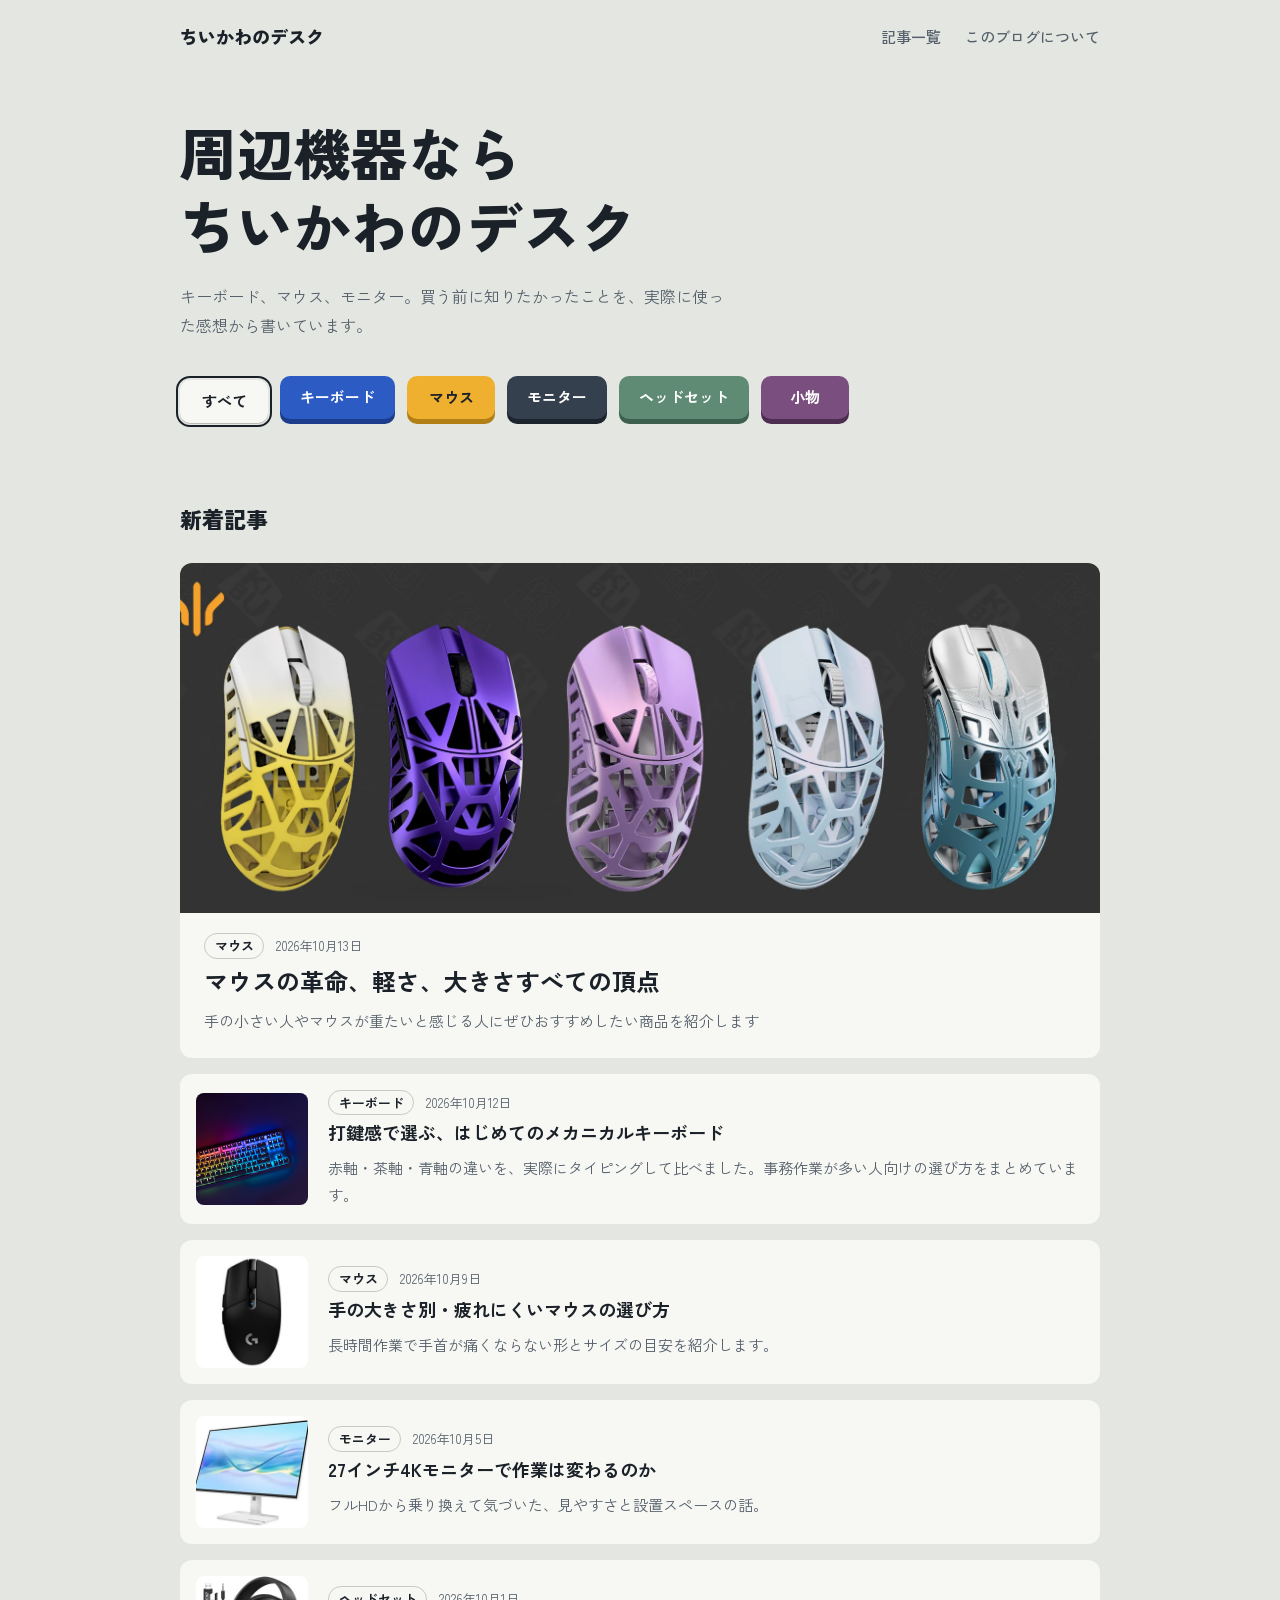
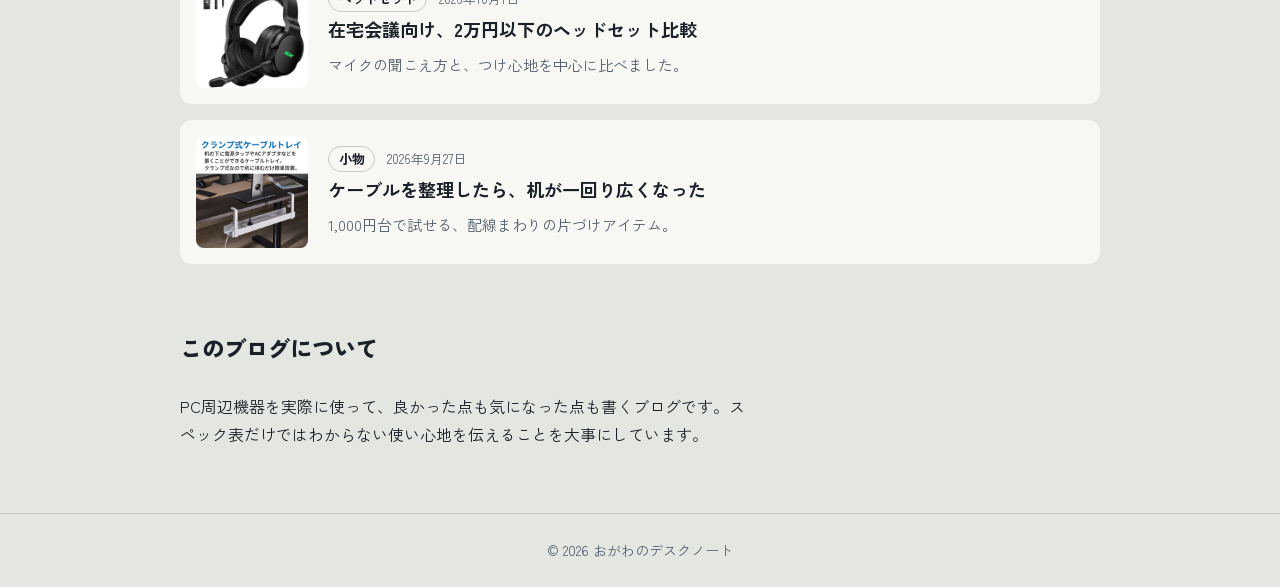
<file: public/index.html>
<!DOCTYPE html>
<html lang="ja">
<head>
  <meta charset="UTF-8">
  <meta name="viewport" content="width=device-width, initial-scale=1">
  <title>ちいかわのデスクノート | PC周辺機器のレビューと選び方</title>
  <meta name="description" content="キーボード、マウス、モニターなどPC周辺機器を実際に使って書くレビューブログ。">
  <link rel="preconnect" href="https://fonts.googleapis.com">
  <link rel="preconnect" href="https://fonts.gstatic.com" crossorigin>
  <link href="https://fonts.googleapis.com/css2?family=Zen+Kaku+Gothic+New:wght@400;500;700;900&display=swap" rel="stylesheet">
  <link rel="stylesheet" href="style.css">
</head>
<body>

  <header class="site-header">
    <a class="site-name" href="index.html">ちいかわのデスク</a>
    <nav class="site-nav" aria-label="メインメニュー">
      <a href="#articles">記事一覧</a>
      <a href="#about">このブログについて</a>
    </nav>
  </header>

  <main>
    <!-- ヒーロー：カテゴリをキーキャップ風のボタンで表現 -->
    <section class="hero">
      <h1>周辺機器なら<br>ちいかわのデスク</h1>
      <p class="hero-lead">キーボード、マウス、モニター。買う前に知りたかったことを、実際に使った感想から書いています。</p>

      <div class="keys" role="group" aria-label="カテゴリで絞り込む">
        <button class="key key-all" type="button" data-filter="all" aria-pressed="true">すべて</button>
        <button class="key key-keyboard" type="button" data-filter="keyboard" aria-pressed="false">キーボード</button>
        <button class="key key-mouse" type="button" data-filter="mouse" aria-pressed="false">マウス</button>
        <button class="key key-monitor" type="button" data-filter="monitor" aria-pressed="false">モニター</button>
        <button class="key key-headset" type="button" data-filter="headset" aria-pressed="false">ヘッドセット</button>
        <button class="key key-gadget" type="button" data-filter="gadget" aria-pressed="false">小物</button>
      </div>
    </section>

    <!-- 記事一覧：新しい記事を足すときは <article> を1つコピーして上に貼る -->
    <section class="articles" id="articles" aria-labelledby="articles-title">
      <h2 id="articles-title">新着記事</h2>

      <div class="post-list">

        <article class="post post-featured" data-category="mouse">
          <a class="post-link" href="posts/minimini.html">
            <div class="thumb thumb-mouse">
                <img src="images/minimini.png" alt="レビューしたマウスの写真">
            </div>
            <div class="post-body">
              <p class="post-meta"><span class="tag">マウス</span><time datetime="2026-10-12">2026年10月13日</time></p>
              <h3>マウスの革命、軽さ、大きさすべての頂点</h3>
              <p class="post-excerpt">手の小さい人やマウスが重たいと感じる人にぜひおすすめしたい商品を紹介します</p>
            </div>
          </a>
        </article>

        <article class="post" data-category="keyboard">
          <a class="post-link" href="posts/keybord-review.html">
            <div class="thumb thumb-keyboard">
                <img src="images/keybord.png" alt="レビューしたメカニカルキーボードの写真">
            </div>
            <div class="post-body">
              <p class="post-meta"><span class="tag">キーボード</span><time datetime="2026-10-12">2026年10月12日</time></p>
              <h3>打鍵感で選ぶ、はじめてのメカニカルキーボード</h3>
              <p class="post-excerpt">赤軸・茶軸・青軸の違いを、実際にタイピングして比べました。事務作業が多い人向けの選び方をまとめています。</p>
            </div>
          </a>
        </article>

        <article class="post" data-category="mouse">
          <a class="post-link" href="#">
            <div class="thumb thumb-mouse">
                <img src="images/mouse.png" alt="レビューしたマウスの写真">
            </div>
            <div class="post-body">
              <p class="post-meta"><span class="tag">マウス</span><time datetime="2026-10-09">2026年10月9日</time></p>
              <h3>手の大きさ別・疲れにくいマウスの選び方</h3>
              <p class="post-excerpt">長時間作業で手首が痛くならない形とサイズの目安を紹介します。</p>
            </div>
          </a>
        </article>

        <article class="post" data-category="monitor">
          <a class="post-link" href="#">
            <div class="thumb thumb-monitor">
                <img src="images/monitor.png" alt="レビューしたモニターの写真">
            </div>
            <div class="post-body">
              <p class="post-meta"><span class="tag">モニター</span><time datetime="2026-10-05">2026年10月5日</time></p>
              <h3>27インチ4Kモニターで作業は変わるのか</h3>
              <p class="post-excerpt">フルHDから乗り換えて気づいた、見やすさと設置スペースの話。</p>
            </div>
          </a>
        </article>

        <article class="post" data-category="headset">
          <a class="post-link" href="#">
            <div class="thumb thumb-headset">
                <img src="images/headset.png" alt="レビューしたヘッドセットの写真">
            </div>
            <div class="post-body">
              <p class="post-meta"><span class="tag">ヘッドセット</span><time datetime="2026-10-01">2026年10月1日</time></p>
              <h3>在宅会議向け、2万円以下のヘッドセット比較</h3>
              <p class="post-excerpt">マイクの聞こえ方と、つけ心地を中心に比べました。</p>
            </div>
          </a>
        </article>

        <article class="post" data-category="gadget">
          <a class="post-link" href="#">
            <div class="thumb thumb-gadget">
                <img src="images/komono.png" alt="レビューした小物の写真">
            </div>
            <div class="post-body">
              <p class="post-meta"><span class="tag">小物</span><time datetime="2026-09-27">2026年9月27日</time></p>
              <h3>ケーブルを整理したら、机が一回り広くなった</h3>
              <p class="post-excerpt">1,000円台で試せる、配線まわりの片づけアイテム。</p>
            </div>
          </a>
        </article>

      </div>

      <p class="empty" id="empty-message" hidden>このカテゴリの記事はまだありません。</p>
    </section>

    <section class="about" id="about" aria-labelledby="about-title">
      <h2 id="about-title">このブログについて</h2>
      <p>PC周辺機器を実際に使って、良かった点も気になった点も書くブログです。スペック表だけではわからない使い心地を伝えることを大事にしています。</p>
    </section>
  </main>

  <footer class="site-footer">
    <p>&copy; 2026 おがわのデスクノート</p>
  </footer>

  <script src="script.js"></script>
</body>
</html>
</file>
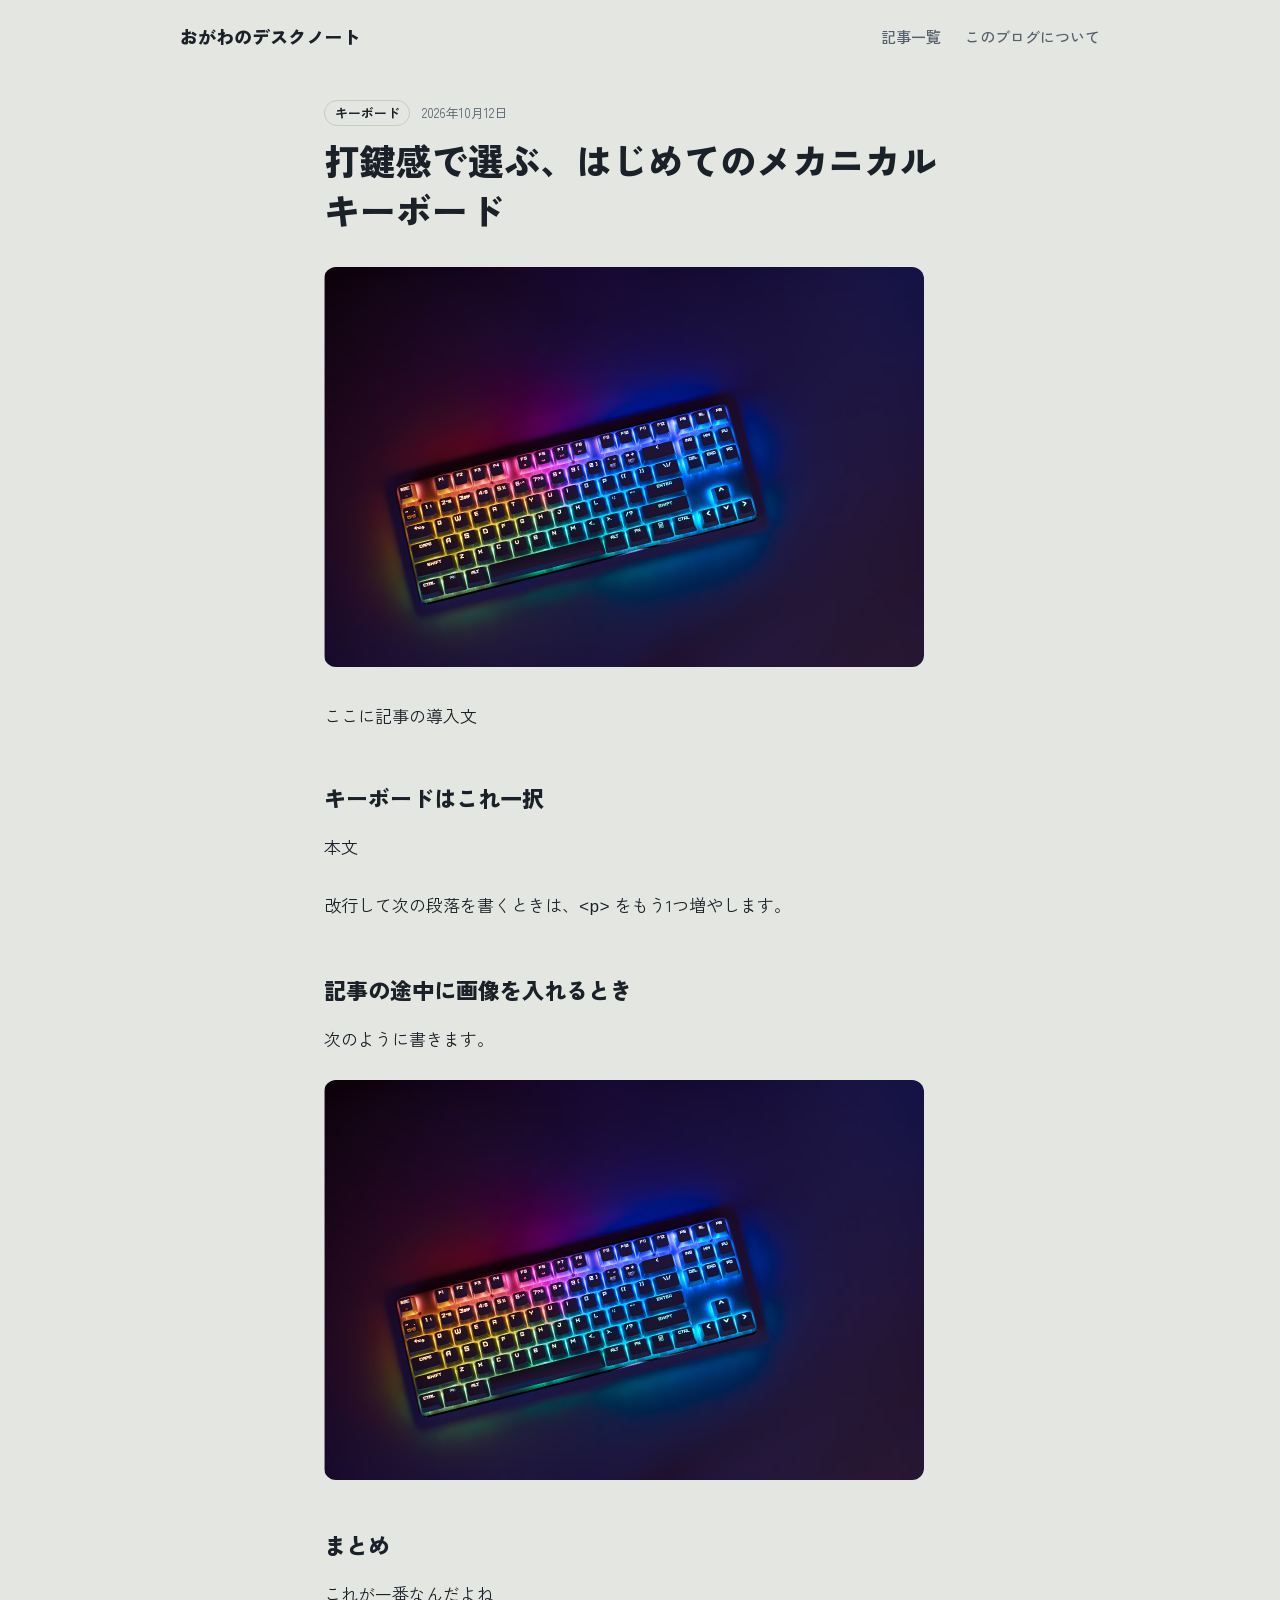
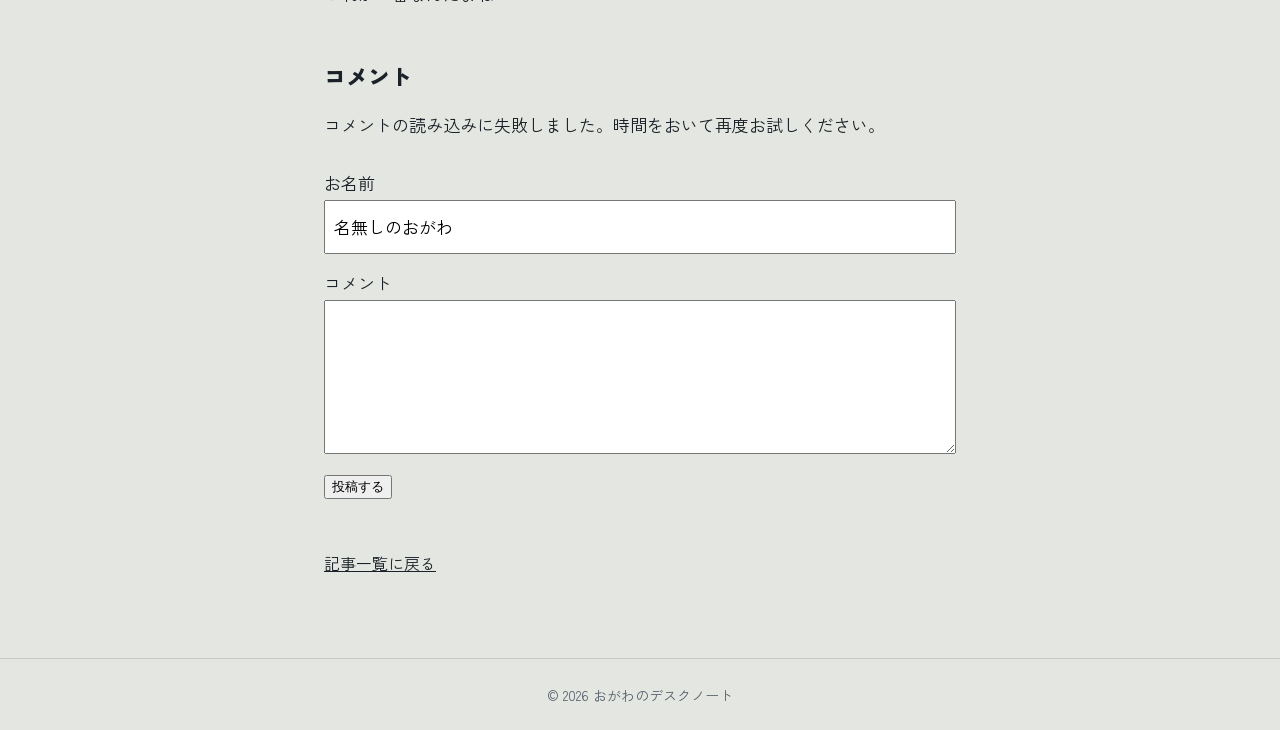
<file: public/posts/keybord-review.html>
<!DOCTYPE html>
<html lang="ja">
<head>
  <meta charset="UTF-8">
  <meta name="viewport" content="width=device-width, initial-scale=1">
  <!-- ① 記事タイトルと、検索結果に出る説明文を書き換える -->
  <title>打鍵感で選ぶ、はじめてのメカニカルキーボード | おがわのデスクノート</title>
  <meta name="description" content="赤軸・茶軸・青軸の違いを、実際にタイピングして比べました。">
  <link rel="preconnect" href="https://fonts.googleapis.com">
  <link rel="preconnect" href="https://fonts.gstatic.com" crossorigin>
  <link href="https://fonts.googleapis.com/css2?family=Zen+Kaku+Gothic+New:wght@400;500;700;900&display=swap" rel="stylesheet">
  <!-- posts フォルダの中なので、style.css は ../ を付けて指定する -->
  <link rel="stylesheet" href="../style.css">
</head>
<body>

  <header class="site-header">
    <a class="site-name" href="../index.html">おがわのデスクノート</a>
    <nav class="site-nav" aria-label="メインメニュー">
      <a href="../index.html#articles">記事一覧</a>
      <a href="../index.html#about">このブログについて</a>
    </nav>
  </header>

  <main class="article-page">
    <article>
      <header>
        <!-- ② カテゴリと日付 -->
        <p class="post-meta"><span class="tag">キーボード</span><time datetime="2026-10-12">2026年10月12日</time></p>
        <!-- ③ 記事タイトル -->
        <h1 class="article-title">打鍵感で選ぶ、はじめてのメカニカルキーボード</h1>
      </header>

      <!-- ④ 記事の先頭に出す画像（なければこのブロックごと消してOK） -->
      <figure class="article-image">
        <img src="../images/keybord.png" alt="レビューしたメカニカルキーボードの写真">
      </figure>

      <!-- ⑤ 本文：見出しは <h2>、段落は <p> -->
      <div class="article-body">
        <p>ここに記事の導入文</p>

        <h2>キーボードはこれ一択</h2>
        <p>本文</p>
        <p>改行して次の段落を書くときは、<code>&lt;p&gt;</code> をもう1つ増やします。</p>

        <h2>記事の途中に画像を入れるとき</h2>
        <p>次のように書きます。</p>
        <img src="../images/keybord.png" alt="画像の説明">

        <h2>まとめ</h2>
        <p>これが一番なんだよね</p>
        <section id="comments" data-article-id="keyboard-review-01"></section>
        <script src="../comments.js" defer></script>
      </div>
    </article>

    <p class="article-back"><a href="../index.html#articles">記事一覧に戻る</a></p>
  </main>

  <footer class="site-footer">
    <p>&copy; 2026 おがわのデスクノート</p>
  </footer>

</body>
</html>
</file>
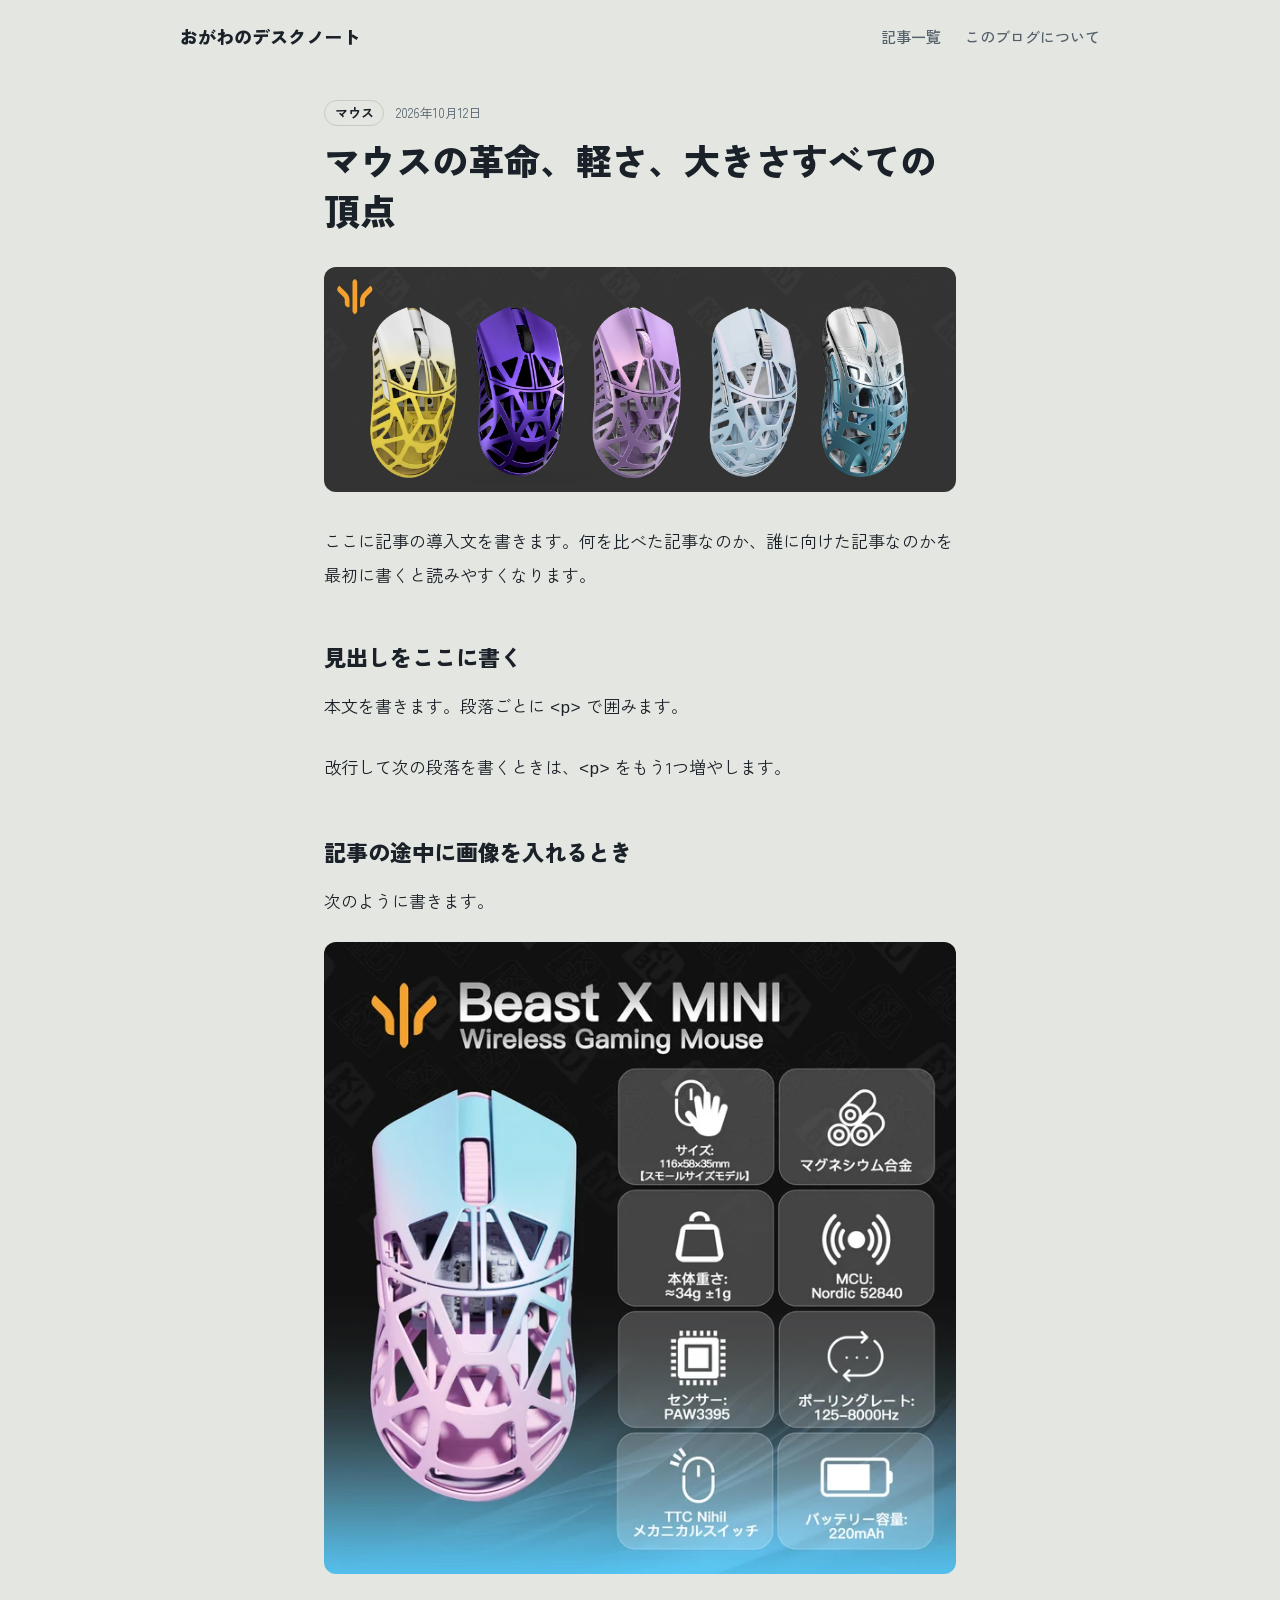
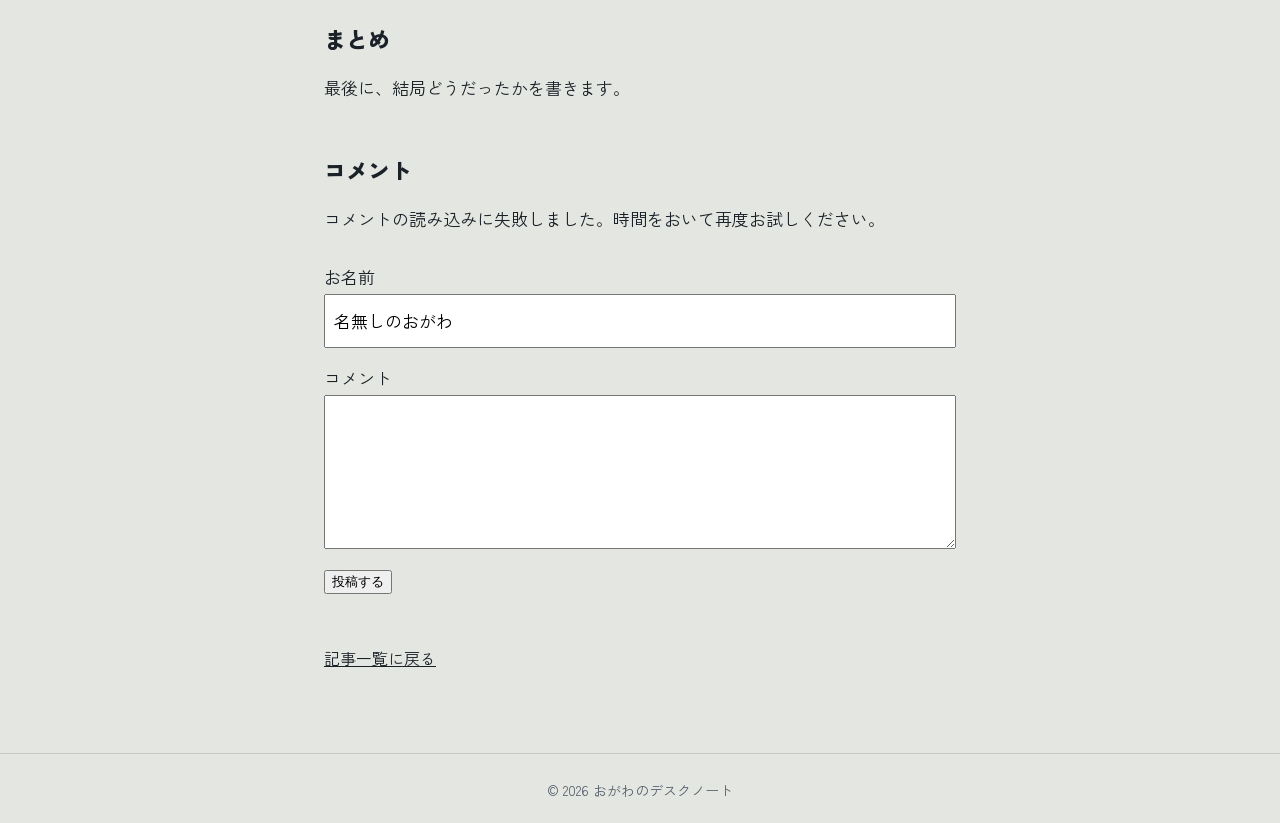
<file: public/posts/minimini.html>
<!DOCTYPE html>
<html lang="ja">
<head>
  <meta charset="UTF-8">
  <meta name="viewport" content="width=device-width, initial-scale=1">
  <!-- ① 記事タイトルと、検索結果に出る説明文を書き換える -->
  <title>マウスの革命、軽さ、大きさすべての頂点 | おがわのデスクノート</title>
  <meta name="description" content="手の小さい人やマウスが重たいと感じる人にぜひおすすめしたい商品を紹介します。">
  <link rel="preconnect" href="https://fonts.googleapis.com">
  <link rel="preconnect" href="https://fonts.gstatic.com" crossorigin>
  <link href="https://fonts.googleapis.com/css2?family=Zen+Kaku+Gothic+New:wght@400;500;700;900&display=swap" rel="stylesheet">
  <!-- posts フォルダの中なので、style.css は ../ を付けて指定する -->
  <link rel="stylesheet" href="../style.css">
</head>
<body>

  <header class="site-header">
    <a class="site-name" href="../index.html">おがわのデスクノート</a>
    <nav class="site-nav" aria-label="メインメニュー">
      <a href="../index.html#articles">記事一覧</a>
      <a href="../index.html#about">このブログについて</a>
    </nav>
  </header>

  <main class="article-page">
    <article>
      <header>
        <!-- ② カテゴリと日付 -->
        <p class="post-meta"><span class="tag">マウス</span><time datetime="2026-10-12">2026年10月12日</time></p>
        <!-- ③ 記事タイトル -->
        <h1 class="article-title">マウスの革命、軽さ、大きさすべての頂点</h1>
      </header>

      <!-- ④ 記事の先頭に出す画像（なければこのブロックごと消してOK） -->
      <figure class="article-image">
        <img src="../images/minimini.png" alt="レビューしたマウスの写真">
      </figure>

      <!-- ⑤ 本文：見出しは <h2>、段落は <p> -->
      <div class="article-body">
        <p>ここに記事の導入文を書きます。何を比べた記事なのか、誰に向けた記事なのかを最初に書くと読みやすくなります。</p>

        <h2>見出しをここに書く</h2>
        <p>本文を書きます。段落ごとに <code>&lt;p&gt;</code> で囲みます。</p>
        <p>改行して次の段落を書くときは、<code>&lt;p&gt;</code> をもう1つ増やします。</p>

        <h2>記事の途中に画像を入れるとき</h2>
        <p>次のように書きます。</p>
        <img src="../images/beastxmini.png" alt="画像の説明">

        <h2>まとめ</h2>
        <p>最後に、結局どうだったかを書きます。</p>

        <!-- コメント欄　IDの部分を変更しよう -->
        <section id="comments" data-article-id="minimini"></section>
        <script src="../comments.js" defer></script>
      
      </div>
    </article>

    <p class="article-back"><a href="../index.html#articles">記事一覧に戻る</a></p>
  </main>

  <footer class="site-footer">
    <p>&copy; 2026 おがわのデスクノート</p>
  </footer>

</body>
</html>
</file>
<file: public/style.css>
/* ===== デザイン設定（色・文字）===== */
:root {
  --mat: #e4e7e1;      /* デスクマットの灰緑 */
  --paper: #f7f7f3;    /* 紙・キーの白 */
  --ink: #1b2128;      /* 文字 */
  --muted: #55606b;    /* 補助文字 */
  --line: #c6cbc3;     /* 区切り線 */
  --blue: #2c5bc4;     /* キーボード */
  --amber: #efb02f;    /* マウス */
  --slate: #34404d;    /* モニター */
  --sage: #5f8a73;     /* ヘッドセット */
  --plum: #7a4e7e;     /* 小物 */

  --font: "Zen Kaku Gothic New", "Hiragino Kaku Gothic ProN", "Yu Gothic", Meiryo, sans-serif;
  --content: 960px;
}

*,
*::before,
*::after {
  box-sizing: border-box;
}

html {
  scroll-behavior: smooth;
}

body {
  margin: 0;
  background: var(--mat);
  color: var(--ink);
  font-family: var(--font);
  font-size: 1rem;
  line-height: 1.8;
}

a {
  color: inherit;
}

:focus-visible {
  outline: 3px solid var(--blue);
  outline-offset: 3px;
}

/* ===== ヘッダー ===== */
.site-header {
  display: flex;
  flex-wrap: wrap;
  align-items: center;
  justify-content: space-between;
  gap: 0.5rem 2rem;
  max-width: var(--content);
  margin: 0 auto;
  padding: 1.25rem 1.25rem 0;
}

.site-name {
  font-size: 1.125rem;
  font-weight: 900;
  text-decoration: none;
}

.site-nav {
  display: flex;
  gap: 1.5rem;
}

.site-nav a {
  font-size: 0.9375rem;
  font-weight: 500;
  text-decoration: none;
  color: var(--muted);
}

.site-nav a:hover {
  color: var(--ink);
  text-decoration: underline;
  text-underline-offset: 4px;
}

/* ===== ヒーロー ===== */
.hero {
  max-width: var(--content);
  margin: 0 auto;
  padding: 4rem 1.25rem 3rem;
}

.hero h1 {
  margin: 0;
  font-size: clamp(2rem, 6vw, 3.5rem);
  font-weight: 900;
  line-height: 1.3;
  letter-spacing: 0.02em;
}


.hero-lead {
  max-width: 34em;
  margin: 1.25rem 0 0;
  color: var(--muted);
}

/* キーキャップ風ボタン */
.keys {
  display: flex;
  flex-wrap: wrap;
  gap: 0.75rem;
  margin-top: 2.25rem;
}

.key {
  --key-color: var(--paper);
  --key-text: var(--ink);
  --key-edge: #b9bdb5;

  min-width: 5.5rem;
  padding: 0.7rem 1.25rem 0.8rem;
  border: 0;
  border-radius: 10px;
  background: var(--key-color);
  color: var(--key-text);
  font: inherit;
  font-size: 0.9375rem;
  font-weight: 700;
  line-height: 1.3;
  cursor: pointer;
  box-shadow: 0 5px 0 var(--key-edge);
  transition: transform 0.08s ease, box-shadow 0.08s ease;
}

.key:hover {
  transform: translateY(-1px);
  box-shadow: 0 6px 0 var(--key-edge);
}

/* 押されている状態：キーが沈む */
.key:active,
.key[aria-pressed="true"] {
  transform: translateY(4px);
  box-shadow: 0 1px 0 var(--key-edge);
}

.key[aria-pressed="true"] {
  outline: 2px solid var(--ink);
  outline-offset: 2px;
}

.key-keyboard { --key-color: var(--blue);  --key-text: #fff; --key-edge: #1c3d8c; }
.key-mouse    { --key-color: var(--amber); --key-text: var(--ink); --key-edge: #b27f14; }
.key-monitor  { --key-color: var(--slate); --key-text: #fff; --key-edge: #1c242d; }
.key-headset  { --key-color: var(--sage);  --key-text: #fff; --key-edge: #3d5f4d; }
.key-gadget   { --key-color: var(--plum);  --key-text: #fff; --key-edge: #4d2e50; }

/* ===== 記事一覧 ===== */
.articles,
.about {
  max-width: var(--content);
  margin: 0 auto;
  padding: 2rem 1.25rem;
}

.articles h2,
.about h2 {
  margin: 0 0 1.5rem;
  font-size: 1.375rem;
  font-weight: 900;
}

.post-list {
  display: grid;
  gap: 1rem;
}

.post {
  background: var(--paper);
  border-radius: 12px;
  overflow: hidden;
}

.post[hidden] {
  display: none;
}

.post-link {
  display: grid;
  grid-template-columns: 7rem 1fr;
  gap: 1.25rem;
  align-items: center;
  padding: 1rem;
  text-decoration: none;
}

.post-link:hover h3 {
  text-decoration: underline;
  text-underline-offset: 4px;
}

/* サムネイル：画像を用意するまでは色と一文字で代用 */
.thumb {
  display: grid;
  place-items: center;
  aspect-ratio: 1;
  border-radius: 8px;
  color: #fff;
  font-size: 2rem;
  font-weight: 900;
}

.thumb-keyboard { background: var(--blue); }
.thumb-mouse    { background: var(--amber); color: var(--ink); }
.thumb-monitor  { background: var(--slate); }
.thumb-headset  { background: var(--sage); }
.thumb-gadget   { background: var(--plum); }

.thumb {
  overflow: hidden;
}

.thumb img {
  display: block;
  width: 100%;
  height: 100%;
  object-fit: cover;
}

.post-meta {
  display: flex;
  flex-wrap: wrap;
  align-items: center;
  gap: 0.25rem 0.75rem;
  margin: 0 0 0.25rem;
  font-size: 0.8125rem;
  color: var(--muted);
}

.tag {
  padding: 0 0.6rem;
  border: 1px solid var(--line);
  border-radius: 999px;
  font-weight: 700;
  color: var(--ink);
}

.post h3 {
  margin: 0;
  font-size: 1.125rem;
  font-weight: 700;
  line-height: 1.5;
}

.post-excerpt {
  margin: 0.5rem 0 0;
  font-size: 0.9375rem;
  color: var(--muted);
}

/* 先頭の記事は大きく見せる */
.post-featured .post-link {
  grid-template-columns: 1fr;
  gap: 0;
  padding: 0;
}

.post-featured .thumb {
  aspect-ratio: 21 / 8;
  border-radius: 0;
  font-size: 4rem;
}

.post-featured .post-body {
  padding: 1.25rem 1.5rem 1.5rem;
}

.post-featured h3 {
  font-size: 1.5rem;
}

.empty {
  padding: 2rem 0;
  color: var(--muted);
}

/* ===== このブログについて ===== */
.about {
  padding-bottom: 4rem;
}

.about p {
  max-width: 36em;
  margin: 0;
}

/* ===== フッター ===== */
.site-footer {
  border-top: 1px solid var(--line);
  padding: 1.5rem 1.25rem;
  text-align: center;
  font-size: 0.875rem;
  color: var(--muted);
}

.site-footer p {
  margin: 0;
}

/* ===== 記事ページ ===== */
.article-page {
  max-width: 42rem;
  margin: 0 auto;
  padding: 3rem 1.25rem 4rem;
}

.article-title {
  margin: 0.5rem 0 0;
  font-size: clamp(1.625rem, 4.5vw, 2.25rem);
  font-weight: 900;
  line-height: 1.4;
}

.article-image {
  margin: 2rem 0 0;
}

.article-image img,
.article-body img {
  display: block;
  max-width: 100%;
  height: auto;
  border-radius: 12px;
}

.article-body {
  margin-top: 2rem;
  font-size: 1.0625rem;
  line-height: 2;
}

.article-body h2 {
  margin: 3rem 0 1rem;
  font-size: 1.375rem;
  font-weight: 900;
  line-height: 1.5;
}

.article-body p {
  margin: 0 0 1.5rem;
}

.article-back {
  margin-top: 3rem;
}

/* ===== スマホ向け ===== */
@media (max-width: 560px) {
  .hero {
    padding-top: 2.5rem;
  }

  .post-link {
    grid-template-columns: 4.5rem 1fr;
    gap: 1rem;
  }

  .thumb {
    font-size: 1.5rem;
  }

  .post-featured .thumb {
    aspect-ratio: 16 / 7;
  }
}

/* 動きを減らす設定の人向け */
@media (prefers-reduced-motion: reduce) {
  html {
    scroll-behavior: auto;
  }

  .key {
    transition: none;
  }
}

.cm-list { list-style: none; padding: 0; margin: 1rem 0; }
.cm-item { border-bottom: 1px solid #ddd; padding: 0.8rem 0; }
.cm-name { font-weight: 700; margin-right: 0.8rem; }
.cm-date { font-size: 0.85rem; color: #777; }
.cm-body { margin: 0.4rem 0 0; white-space: pre-wrap; }
.cm-form label { display: block; margin-bottom: 0.8rem; }
.cm-form input, .cm-form textarea { display: block; width: 100%; padding: 0.5rem; box-sizing: border-box; font: inherit; }
.cm-ok { color: #2a7a2a; }
.cm-error { color: #c0392b; }
</file>
